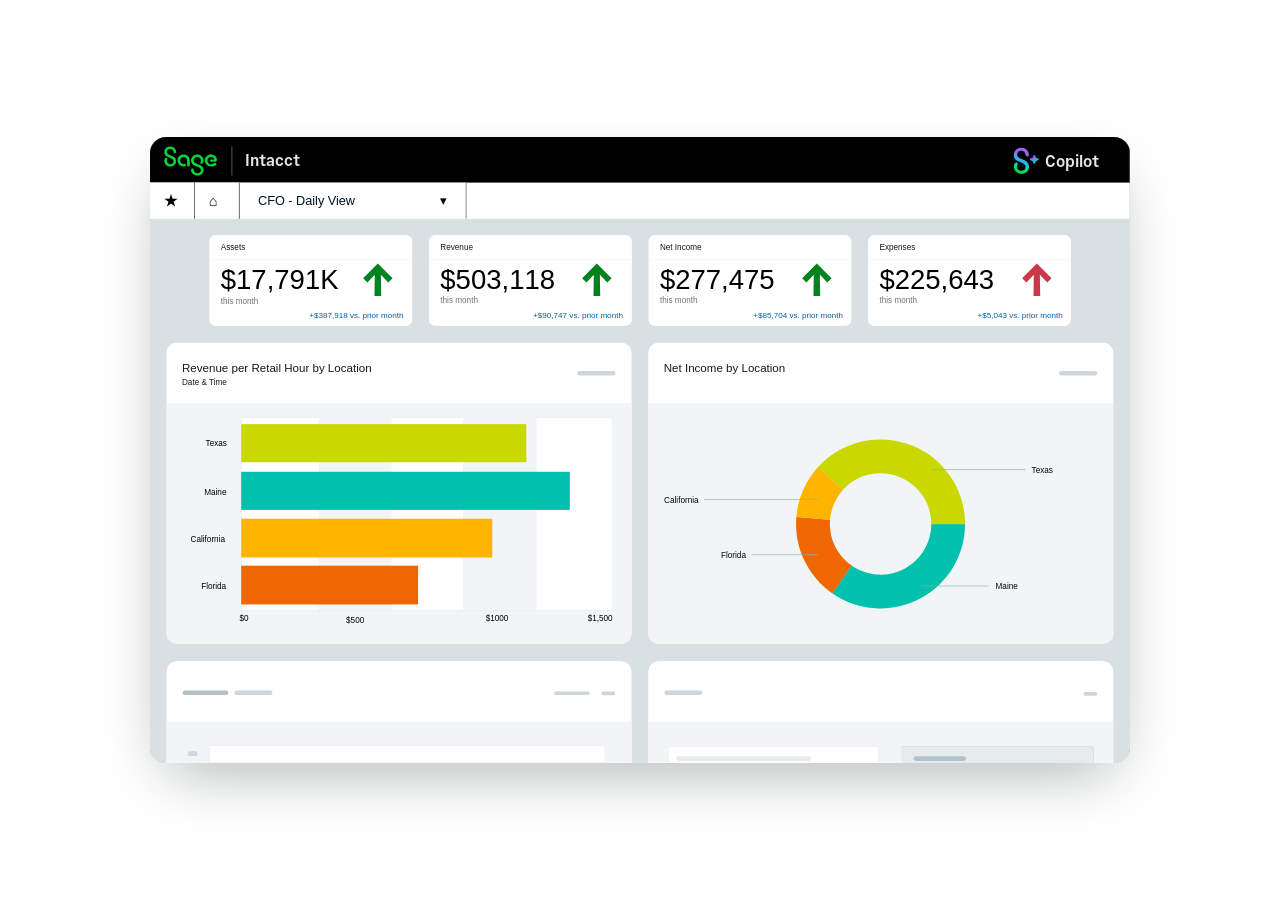
<file: peekaboo-animation/index.html>
<!doctype html>
<html lang="en">
<head>
<meta charset="utf-8">
<meta name="viewport" content="width=device-width, initial-scale=1">
<title>Peekaboo Product Tour — Motion Mock</title>
<style>
  /* ---- brand fonts you provided ---- */
  @font-face{font-family:'Sage UI';src:url('images/SageUI-Regular.otf');font-weight:400;font-display:swap}
  @font-face{font-family:'Sage UI';src:url('images/SageUI-Medium.otf');font-weight:500;font-display:swap}
  @font-face{font-family:'Sage UI';src:url('images/SageUI-Bold.otf');font-weight:700;font-display:swap}
  @font-face{font-family:'Sage Headline';src:url('images/SageHeadline-Black.ttf');font-weight:900;font-display:swap}
  @font-face{font-family:'Sage Text';src:url('images/SageText-Regular.ttf');font-weight:400;font-display:swap}
  @font-face{font-family:'Sage Text';src:url('images/SageText-Medium.ttf');font-weight:500;font-display:swap}
  @font-face{font-family:'Sage Text';src:url('images/SageText-Bold.ttf');font-weight:700;font-display:swap}

  :root{
    --sage:#0d7a45;
    --sage-deep:#0d5c34;
    --muted:#5c6b66;
    --shadow:0 24px 60px -18px rgba(10,30,20,.35);
  }
  *{box-sizing:border-box}
  html,body{margin:0;overflow:hidden}
  .stage{
    min-height:100vh;display:flex;flex-direction:column;align-items:center;justify-content:center;gap:22px;
    padding:0;
    background:transparent;
    font-family:'Sage Text',-apple-system,BlinkMacSystemFont,"Segoe UI",Roboto,Helvetica,Arial,sans-serif;
    color:#0e1512;
  }

  /* ---- browser frame holding YOUR svg ---- */
  .frame{position:relative;width:min(980px,94vw);aspect-ratio:1109/709;
    border-radius:16px;overflow:hidden;background:#000;box-shadow:var(--shadow);isolation:isolate;}
  .app{position:absolute;inset:0;transition:filter .7s ease, transform .7s ease;}
  .app svg{width:100%;height:100%;display:block;}
  .app.recede{filter:blur(3px) saturate(.9) brightness(.95);transform:scale(.985);}

  /* ---- initial hidden state (pre-JS flash guard) ---- */
  /* The reveal animates each bar's WIDTH 0→full (see motion.js), which grows strictly
     left→right. We can't scaleX SVG rects from the left because SVG transform-origin
     defaults to the root (x=0), which slides bars off-position. */
  #dash [data-bar]{visibility:hidden;}
  #dash #donut{opacity:0;}
  #dash #donutAnno{opacity:0;} /* leader lines + labels fade in after the ring draws */

  /* ---- dim veil ---- */
  .veil{position:absolute;inset:0;background:rgba(12,20,16,.34);opacity:0;
    transition:opacity .6s ease;pointer-events:none;z-index:5;}
  .veil.on{opacity:1;}

  /* ---- gate modal (matches frame 4) ---- */
  /* wrapper centers the form in the frame; GSAP animates the gate's own translateY */
  .gate-wrap{position:absolute;inset:0;z-index:10;display:flex;align-items:center;justify-content:center;
    pointer-events:none;}
  .gate{width:min(60%,540px);pointer-events:auto;
    background:#f4f7f5;border-radius:16px;box-shadow:0 30px 70px -20px rgba(8,24,16,.6);
    padding:clamp(16px,2.6vw,26px);font-family:'Sage Text',sans-serif;opacity:0;}
  .gate h2{margin:0;font-family:'Sage Headline','Sage Text',sans-serif;font-weight:900;
    font-size:clamp(15px,2.2vw,23px);color:#3a453f;letter-spacing:-.2px;}
  .gate p{margin:7px 0 0;font-size:clamp(10px,1.3vw,13px);color:var(--muted);line-height:1.45;}
  .rule{height:1px;background:#dbe2de;margin:15px 0;}
  .steps{display:flex;gap:9px;align-items:center;font-size:clamp(10px,1.25vw,13px);
    color:#aeb9b4;font-weight:700;margin-bottom:15px}
  .steps b{color:#3a453f}
  .steps .sep{color:#c8d0cc;font-weight:400}
  .flabel{font-size:clamp(11px,1.3vw,13px);font-weight:700;color:#3a453f}
  .field{margin-top:7px;height:clamp(34px,5vw,46px);border-radius:10px;border:1.5px solid #cdd6d1;
    background:#fff;display:flex;align-items:center;padding:0 13px;}
  .field .caret{width:1.5px;height:52%;background:var(--sage);animation:blink 1.1s step-end infinite}
  @keyframes blink{50%{opacity:0}}
  .continue{margin-top:15px;height:clamp(38px,5vw,50px);border-radius:28px;background:var(--sage);color:#fff;
    font-family:'Sage Headline','Sage Text',sans-serif;font-weight:900;font-size:clamp(12px,1.5vw,15px);
    display:flex;align-items:center;justify-content:center;width:46%;cursor:pointer;
    box-shadow:0 8px 18px -6px rgba(13,122,69,.55);}

  /* ---- multi-step sign-up form ---- */
  .gate{max-height:88%;overflow-y:auto;}
  .gstep{display:none}
  .gate[data-gstep="1"] .gstep-1,
  .gate[data-gstep="2"] .gstep-2,
  .gate[data-gstep="3"] .gstep-3{display:block}
  .steps .st{color:#aeb9b4;font-weight:700}
  .gate[data-gstep="1"] .st1,
  .gate[data-gstep="2"] .st2,
  .gate[data-gstep="3"] .st3{color:#3a453f}
  .ginput{width:100%;box-sizing:border-box;margin:7px 0 13px;height:clamp(34px,5vw,46px);
    border-radius:10px;border:1.5px solid #cdd6d1;background:#fff;padding:0 13px;
    font-family:inherit;font-size:clamp(11px,1.3vw,14px);color:#33413c;}
  select.ginput{appearance:none;-webkit-appearance:none;cursor:pointer;
    background-image:url("data:image/svg+xml,%3Csvg xmlns='http://www.w3.org/2000/svg' width='12' height='8' viewBox='0 0 12 8'%3E%3Cpath d='M1 1l5 5 5-5' stroke='%2333413c' stroke-width='1.6' fill='none' stroke-linecap='round'/%3E%3C/svg%3E");
    background-repeat:no-repeat;background-position:right 13px center;}
  label.flabel{display:block}
  .gcheck{display:flex;align-items:center;gap:9px;margin:4px 0 13px;cursor:pointer;
    font-size:clamp(11px,1.3vw,13px);color:#33413c;font-weight:400;}
  .gcheck input{width:16px;height:16px;flex:0 0 auto;accent-color:var(--sage);}
  .gphone{display:flex;gap:8px}
  .gphone .gcode{flex:0 0 clamp(56px,7vw,84px);width:auto}
  .gfine{margin:2px 0 8px;font-size:clamp(9px,1.15vw,12px);color:var(--muted);line-height:1.45}
  .gfine-q{color:#33413c;margin-top:12px}
  .gactions{display:flex;align-items:center;gap:clamp(14px,2.2vw,22px);margin-top:6px}
  .gactions .continue{width:auto;margin-top:0;padding:0 clamp(18px,3vw,30px)}
  .glink{background:none;border:none;padding:0;cursor:pointer;font-family:inherit;
    font-weight:700;font-size:clamp(11px,1.35vw,14px);color:#33413c;
    text-decoration:underline;text-underline-offset:3px;}

  /* ---- controls ---- */
  .controls{display:flex;gap:10px;align-items:center}
  .btn{border:1px solid #c5d0cb;background:#fff;color:#33413c;border-radius:20px;padding:7px 16px;
    font-size:12.5px;font-weight:600;cursor:pointer;transition:.15s;font-family:inherit}
  .btn:hover{background:#f2f6f4;border-color:#a9b8b2}
  .btn:focus-visible{outline:2px solid var(--sage);outline-offset:2px}
  .continue{cursor:pointer}

  /* ---- product-tour slide layer ---- */
  .tour{position:absolute;inset:0;z-index:20;background:#000;opacity:0;visibility:hidden;
    transition:opacity .6s ease;display:flex;align-items:center;justify-content:center;}
  .tour.on{opacity:1;visibility:visible;}
  /* stage carries the design's native aspect ratio, centered in the frame, so the
     slides and the hotspot % share one coordinate space (= the Figma design coords).
     --tour-ar is set from the uploaded SVG's viewBox. */
  .tour-stage{position:relative;width:100%;aspect-ratio:var(--tour-ar,1440/753);max-height:100%;}
  .tour-slide{position:absolute;inset:0;opacity:0;visibility:hidden;transition:opacity .45s ease;}
  .tour-slide.show{opacity:1;visibility:visible;}
  .tour-img{width:100%;height:100%;display:block;object-fit:fill;}

  /* invisible clickable hotspots over the baked Back/Next coach-mark buttons.
     Positioned per active step; percentages are relative to the .tour-stage box.
     Tuned against the real SVGs in the preview. */
  .hot{position:absolute;z-index:25;border:0;background:transparent;cursor:pointer;padding:0;
    width:6%;height:6%;/* placeholder box until tuned */}
  .hot:focus-visible{outline:2px solid #fff;outline-offset:2px}
  /* default (overridden per step) */
  .hot-back{left:60%;top:80%}
  .hot-next{left:70%;top:80%}
  /* per-step positions — TODO tune once SVGs are uploaded */
  .tour[data-step="1"] .hot-back{left:64.8%;top:80.2%} .tour[data-step="1"] .hot-next{left:71.8%;top:80.2%}
  .tour[data-step="2"] .hot-back{left:47.3%;top:54.5%} .tour[data-step="2"] .hot-next{left:53.7%;top:54.5%}
  .tour[data-step="3"] .hot-back{left:47.0%;top:29.5%} .tour[data-step="3"] .hot-next{left:53.5%;top:29.5%}
  .tour[data-step="4"] .hot-back{left:69.5%;top:77.5%} .tour[data-step="4"] .hot-next{left:75.8%;top:77.5%}
  /* Next is disabled/hidden on the last step; Back returns to the form on step 1 */
  .tour[data-step="4"] .hot-next{display:none}

  /* ---- embedded "tour only" mode (?tour=1): fill the iframe, drop the chrome ---- */
  body.tour-only{background:transparent}
  body.tour-only .stage{min-height:100vh;gap:0;padding:0}
  body.tour-only .stage>*:not(#frame){display:none}
  body.tour-only .frame{width:100%;max-width:none;height:100vh;aspect-ratio:auto;border-radius:0;box-shadow:none;background:transparent}
  body.tour-only .tour{border-radius:0}
  body.tour-only .tour-stage{width:100%;height:100%;max-height:none;aspect-ratio:auto}

  @media (prefers-reduced-motion: reduce){
    .app,.veil,.gate{transition:none!important;animation:none!important}
  }
</style>
</head>
<body>
<div class="stage">
  <div class="frame" id="frame">
    <div class="app" id="app">
<svg id="dash" width="1109" height="709" viewBox="0 0 1109 709" fill="none" xmlns="http://www.w3.org/2000/svg">
<g clip-path="url(#clip0_581_26995)">
<rect width="1108.83" height="708.419" rx="15.4004" fill="white"/>
<rect width="1108.83" height="616.017" transform="translate(0 92.4023)" fill="#F2F5F6"/>
<rect width="1108.83" height="616.017" transform="translate(0 92.4023)" fill="#D9E0E4"/>
<g clip-path="url(#clip1_581_26995)">
<rect width="1108.83" height="53.3881" fill="black"/>
</g>
<line y1="52.8743" x2="1108.83" y2="52.8743" stroke="#D9E0E4" stroke-width="1.02669"/>
<path fill-rule="evenodd" clip-rule="evenodd" d="M29.5757 16.8248C29.5074 13.3075 26.4742 10.7803 22.7524 10.7803C19.0268 10.7803 16.1719 13.5128 16.1719 16.996C16.1719 20.8548 18.9229 22.2557 22.2306 23.4193C25.1902 24.4444 26.6176 25.3662 26.6176 27.5519C26.6176 29.3277 25.1902 30.7963 23.0316 30.7963C20.9768 30.7963 19.1663 29.3962 19.1663 27.2104C19.1663 26.5051 19.3605 26.104 19.5264 25.7613C19.65 25.5058 19.758 25.2828 19.758 24.9905C19.758 24.2018 19.2012 23.6216 18.2956 23.6216C17.2512 23.6216 16.1719 25.1586 16.1719 27.3443C16.1719 30.8617 19.2733 33.4573 23.0316 33.4558C26.8611 33.4558 29.6121 30.689 29.6121 27.2401C29.6121 23.2786 26.7223 21.9462 23.5534 20.8191C20.5915 19.762 19.1663 18.8417 19.1648 16.7572C19.1648 14.8445 20.7 13.4444 22.716 13.4444C24.8754 13.4444 26.5812 14.916 26.6161 16.8933C26.651 17.8158 27.3124 18.3618 28.0784 18.3618C28.8778 18.3618 29.6105 17.8135 29.5757 16.8248ZM31.0535 26.729C31.0535 30.486 34.1875 33.4573 37.9481 33.4573C39.619 33.4573 40.9076 32.9105 40.9076 31.8518C40.9076 31.0662 40.2114 30.5202 39.55 30.5202C39.3362 30.5202 39.1493 30.5595 38.9392 30.6036C38.6701 30.6602 38.3631 30.7248 37.9132 30.7248C35.7538 30.7248 34.048 28.8805 34.048 26.729C34.048 24.4072 35.7894 22.5971 37.9829 22.5971C40.4548 22.5971 42.0218 24.4414 42.0218 27.1389V32.023C42.0218 32.8763 42.7181 33.4573 43.554 33.4573C44.3534 33.4573 45.0512 32.8763 45.0512 32.023V27.0363C45.0512 22.9386 42.1622 19.9331 38.0527 19.9331C34.2224 19.9331 31.0535 22.8359 31.0535 26.729ZM53.6307 43.6345C49.7306 43.6345 46.4926 40.902 46.4926 37.3504C46.4926 36.1548 47.1905 35.6088 47.9899 35.6088C48.7893 35.6088 49.4522 36.1214 49.4871 37.1116C49.522 39.3315 51.3325 40.9704 53.5966 40.9704C56.0002 40.9704 57.5657 39.4676 57.5657 37.5215C57.5657 35.3015 55.825 34.379 52.8654 33.4573C49.4181 32.3644 46.4934 30.8617 46.4934 26.6948C46.4934 22.8702 49.4879 19.9331 53.388 19.9331C57.3222 19.9331 60.5601 22.7333 60.5601 26.4218C60.5601 28.6759 59.6204 30.4175 58.3317 30.4175C57.4618 30.4175 56.8694 29.803 56.8694 29.0486C56.8694 28.7121 56.9974 28.4571 57.1437 28.1656C57.3391 27.7763 57.5672 27.3219 57.5672 26.5214C57.5672 24.1638 55.6877 22.5941 53.4244 22.5941C51.2301 22.5941 49.4894 24.233 49.4894 26.3845C49.4894 28.8098 51.265 29.8342 54.1905 30.7902C57.5672 31.883 60.5617 33.2489 60.5617 37.2447C60.5617 40.8312 57.6719 43.633 53.633 43.633L53.6307 43.6345ZM62.0016 26.6948C62.0016 30.4518 65.2046 33.4573 69.1047 33.4573H69.107C71.0571 33.4573 72.6241 32.9447 73.6685 32.296C74.713 31.6473 75.1309 31.1005 75.1309 30.486C75.1309 29.8373 74.6408 29.2562 73.7352 29.2562C73.3146 29.2562 72.9257 29.4897 72.4511 29.7746C71.708 30.2208 70.7546 30.7932 69.1396 30.7932C68.5923 30.7939 68.0504 30.688 67.5451 30.4819C67.0398 30.2757 66.5812 29.9733 66.1959 29.5921C65.8105 29.211 65.5061 28.7587 65.3001 28.2614C65.0942 27.764 64.9908 27.2316 64.996 26.6948C64.996 24.4414 66.8065 22.5629 69.0349 22.5629C71.4378 22.5629 72.7257 24.1015 72.7257 25.0901C72.7257 25.3632 72.5171 25.5001 72.238 25.5001H69.2435C68.4402 25.5001 67.8478 26.0446 67.8478 26.7291C67.8478 27.4462 68.4433 27.993 69.2435 27.993H73.2483C74.7804 27.993 75.7202 27.2074 75.7202 25.91C75.7202 22.5629 72.7955 19.9331 68.9303 19.9331C68.0221 19.9288 67.122 20.1005 66.2816 20.4384C65.4413 20.7762 64.6773 21.2736 64.0335 21.9019C63.3897 22.5302 62.8788 23.277 62.5301 24.0995C62.1814 24.922 62.0018 25.804 62.0016 26.6948Z" fill="#00D639"/>
<line x1="92.6579" y1="10.7803" x2="92.6579" y2="43.6345" stroke="#5E5E5E" stroke-width="1.02669"/>
<text fill="white" fill-opacity="0.9" style="white-space: pre" xml:space="preserve" font-family="Sage UI" font-size="18.4805" font-weight="500" letter-spacing="0px"><tspan x="107.031" y="32.9569">Intacct</tspan></text>
<path d="M1004.97 26.2583L1003.35 26.7588C1002.77 26.9359 1002.32 27.3902 1002.15 27.96L1001.64 29.5847C1001.35 30.5473 999.989 30.5473 999.697 29.5847L999.196 27.96C999.019 27.3825 998.565 26.9359 997.995 26.7588L996.37 26.2583C995.408 25.9656 995.408 24.6027 996.37 24.3101L997.995 23.8096C998.573 23.6325 999.019 23.1782 999.196 22.6084L999.697 20.9836C999.989 20.0211 1001.35 20.0211 1001.64 20.9836L1002.15 22.6084C1002.32 23.1859 1002.78 23.6325 1003.35 23.8096L1004.97 24.3101C1005.93 24.6027 1005.93 25.9656 1004.97 26.2583Z" fill="url(#paint0_radial_581_26995)"/>
<path d="M985.904 12.159C990.671 12.159 994.552 15.4546 994.637 20.044C994.683 21.3376 993.743 22.046 992.719 22.046C991.695 22.046 990.894 21.3299 990.848 20.1287C990.802 17.5414 988.623 15.624 985.858 15.624C983.271 15.624 981.315 17.449 981.315 19.9439C981.315 22.662 983.14 23.8633 986.929 25.2493C990.987 26.72 994.683 28.4603 994.683 33.6271C994.683 38.1318 991.164 41.7355 986.259 41.7355C981.354 41.7355 977.48 38.3474 977.48 33.758C977.48 30.909 978.859 28.8992 980.199 28.8992C981.361 28.8992 982.07 29.6538 982.07 30.678C982.07 31.5712 981.315 31.9716 981.315 33.5732C981.315 36.4223 983.633 38.255 986.259 38.255C989.023 38.255 990.848 36.3376 990.848 34.0198C990.848 31.1708 989.023 29.9618 985.235 28.6297C980.999 27.1128 977.48 25.2878 977.48 20.2519C977.48 15.7088 981.13 12.1436 985.904 12.1436V12.159Z" fill="url(#paint1_linear_581_26995)"/>
<text fill="white" fill-opacity="0.9" style="white-space: pre" xml:space="preserve" font-family="Sage UI" font-size="18.4805" font-weight="500" letter-spacing="0px"><tspan x="1013.15" y="33.3875">Copilot</tspan></text>
<rect width="1108.83" height="40.8111" transform="translate(0 51.5918)" fill="white"/>
<rect width="50.8275" height="41.0678" transform="translate(0 51.4639)" fill="white"/>
<text fill="black" style="white-space: pre" xml:space="preserve" font-family="Font Awesome 5 Pro" font-size="16.4271" font-weight="900" letter-spacing="0px"><tspan x="15.6621" y="77.8718">star</tspan></text>
<path d="M50.3141 51.9772V92.0432" stroke="#595959" stroke-width="1.02669" stroke-linecap="square"/>
<rect width="50.8275" height="41.0678" transform="translate(50.8281 51.4639)" fill="white"/>
<text fill="black" style="white-space: pre" xml:space="preserve" font-family="Font Awesome 5 Pro" font-size="16.4271" font-weight="900" letter-spacing="0px"><tspan x="66.4902" y="77.8718">home</tspan></text>
<path d="M101.142 51.9772V92.0432" stroke="#595959" stroke-width="1.02669" stroke-linecap="square"/>
<g clip-path="url(#clip2_581_26995)">
<rect width="256.674" height="41.0678" transform="translate(101.656 51.4639)" fill="white"/>
<text fill="#00141E" style="white-space: pre" xml:space="preserve" font-family="Helvetica-Neue" font-size="14.3737" letter-spacing="0px"><tspan x="122.191" y="77.0319">CFO - Daily View</tspan></text>
<text fill="black" style="white-space: pre" xml:space="preserve" font-family="Font Awesome 5 Pro" font-size="14.3737" letter-spacing="0px"><tspan x="327.778" y="77.0751">&#xf107;</tspan></text>
<path d="M357.814 51.9772V92.0432" stroke="#595959" stroke-width="1.02669" stroke-linecap="square"/>
</g>
<g clip-path="url(#clip3_581_26995)">
<g clip-path="url(#clip4_581_26995)">
<rect width="229.979" height="27.5189" transform="translate(66.9922 110.884)" fill="white"/>
<rect width="229.979" height="75.3494" transform="translate(66.9922 138.402)" fill="white"/>
</g>
<rect x="67.3198" y="111.211" width="229.324" height="102.213" rx="4.91409" stroke="#FAFBFB" stroke-width="0.655212"/>
<text fill="#1A1A1A" style="white-space: pre" xml:space="preserve" font-family="Helvetica-Neue" font-size="9.24025" letter-spacing="0px"><tspan x="80.0977" y="128.021">Assets</tspan></text>
<g clip-path="url(#clip5_581_26995)">
<text fill="#737373" style="white-space: pre" xml:space="preserve" font-family="Helvetica Neue" font-size="9.24025" letter-spacing="0px"><tspan x="80.0977" y="189.526">this month</tspan></text>
</g>
<g clip-path="url(#clip6_581_26995)">
<text fill="#0060A7" style="white-space: pre" xml:space="preserve" font-family="Helvetica Neue" font-size="9.17297" letter-spacing="0px"><tspan x="180.109" y="205.227">+$387,918 vs. prior month</tspan></text>
</g>
<text data-num="assets" fill="black" style="white-space: pre" xml:space="preserve" font-family="Helvetica-Neue" font-size="31.1421" letter-spacing="0px"><tspan x="80.0977" y="172.525">$17,791K</tspan></text>
<text transform="translate(240.621 138.288)" fill="#00821F" style="white-space: pre" xml:space="preserve" font-family="Font Awesome 5 Pro" font-size="44.4935" font-weight="900" letter-spacing="0px"><tspan x="0.0341091" y="38.9318">arrow-up</tspan></text>
</g>
<g clip-path="url(#clip7_581_26995)">
<g clip-path="url(#clip8_581_26995)">
<rect width="229.979" height="27.5189" transform="translate(315.449 110.884)" fill="white"/>
<rect width="229.979" height="75.3494" transform="translate(315.449 138.402)" fill="white"/>
</g>
<rect x="315.777" y="111.211" width="229.324" height="102.213" rx="4.91409" stroke="#FAFBFB" stroke-width="0.655212"/>
<text fill="#1A1A1A" style="white-space: pre" xml:space="preserve" font-family="Helvetica-Neue" font-size="9.24025" letter-spacing="0px"><tspan x="328.551" y="128.021">Revenue</tspan></text>
<text fill="#737373" style="white-space: pre" xml:space="preserve" font-family="Helvetica Neue" font-size="9.24025" letter-spacing="0px"><tspan x="328.551" y="188.057">this month</tspan></text>
<text data-num="revenue" fill="black" style="white-space: pre" xml:space="preserve" font-family="Helvetica-Neue" font-size="31.1421" letter-spacing="0px"><tspan x="328.551" y="172.525">$503,118</tspan></text>
<text transform="translate(489.078 138.288)" fill="#00821F" style="white-space: pre" xml:space="preserve" font-family="Font Awesome 5 Pro" font-size="44.4935" font-weight="900" letter-spacing="0px"><tspan x="0.0341091" y="38.9318">arrow-up</tspan></text>
<g clip-path="url(#clip9_581_26995)">
<text fill="#0060A7" style="white-space: pre" xml:space="preserve" font-family="Helvetica Neue" font-size="9.17297" letter-spacing="0px"><tspan x="433.562" y="205.063">+$90,747 vs. prior month</tspan></text>
</g>
</g>
<g clip-path="url(#clip10_581_26995)">
<g clip-path="url(#clip11_581_26995)">
<rect width="229.979" height="27.5189" transform="translate(563.91 110.884)" fill="white"/>
<rect width="229.979" height="75.3494" transform="translate(563.91 138.402)" fill="white"/>
</g>
<rect x="564.238" y="111.211" width="229.324" height="102.213" rx="4.91409" stroke="#FAFBFB" stroke-width="0.655212"/>
<text fill="#1A1A1A" style="white-space: pre" xml:space="preserve" font-family="Helvetica-Neue" font-size="9.24025" letter-spacing="0px"><tspan x="577.016" y="128.021">Net Income</tspan></text>
<text fill="#737373" style="white-space: pre" xml:space="preserve" font-family="Helvetica Neue" font-size="9.24025" letter-spacing="0px"><tspan x="577.016" y="188.057">this month</tspan></text>
<text data-num="netincome" fill="black" style="white-space: pre" xml:space="preserve" font-family="Helvetica-Neue" font-size="31.1421" letter-spacing="0px"><tspan x="577.016" y="172.525">$277,475</tspan></text>
<text transform="translate(737.793 138.288)" fill="#00821F" style="white-space: pre" xml:space="preserve" font-family="Font Awesome 5 Pro" font-size="44.4935" font-weight="900" letter-spacing="0px"><tspan x="0.0341091" y="38.9318">arrow-up</tspan></text>
<g clip-path="url(#clip12_581_26995)">
<text fill="#0060A7" style="white-space: pre" xml:space="preserve" font-family="Helvetica Neue" font-size="9.17297" letter-spacing="0px"><tspan x="682.582" y="205.063">+$85,704 vs. prior month</tspan></text>
</g>
</g>
<g clip-path="url(#clip13_581_26995)">
<g clip-path="url(#clip14_581_26995)">
<rect width="229.979" height="27.5189" transform="translate(812.371 110.884)" fill="white"/>
<rect width="229.979" height="75.3494" transform="translate(812.371 138.402)" fill="white"/>
</g>
<rect x="812.699" y="111.211" width="229.324" height="102.213" rx="4.91409" stroke="#FAFBFB" stroke-width="0.655212"/>
<text fill="#1A1A1A" style="white-space: pre" xml:space="preserve" font-family="Helvetica-Neue" font-size="9.24025" letter-spacing="0px"><tspan x="825.477" y="128.021">Expenses</tspan></text>
<text fill="#737373" style="white-space: pre" xml:space="preserve" font-family="Helvetica Neue" font-size="9.24025" letter-spacing="0px"><tspan x="825.477" y="188.057">this month</tspan></text>
<g clip-path="url(#clip15_581_26995)">
<text fill="#0060A7" style="white-space: pre" xml:space="preserve" font-family="Helvetica Neue" font-size="9.17297" letter-spacing="0px"><tspan x="936.488" y="205.063">+$5,043 vs. prior month</tspan></text>
</g>
<text data-num="expenses" fill="black" style="white-space: pre" xml:space="preserve" font-family="Helvetica-Neue" font-size="31.1421" letter-spacing="0px"><tspan x="825.477" y="172.525">$225,643</tspan></text>
<text transform="translate(986.258 138.288)" fill="#CB374A" style="white-space: pre" xml:space="preserve" font-family="Font Awesome 5 Pro" font-size="44.4935" font-weight="900" letter-spacing="0px"><tspan x="0.0341091" y="38.9318">arrow-up</tspan></text>
</g>
<g clip-path="url(#clip16_581_26995)">
<rect x="563.656" y="232.547" width="526.694" height="341.119" rx="11.8166" fill="white"/>
<rect x="563.656" y="301.078" width="526.694" height="272.587" fill="#F2F5F6"/>
<rect x="1071.83" y="269.844" width="43.0838" height="5.17006" rx="2.58503" transform="rotate(-180 1071.83 269.844)" fill="#CCD6DB"/>
<g id="donut" mask="url(#donutMask)">
<path d="M922.36 437.87C922.36 455.351 917.569 472.497 908.507 487.445C899.444 502.394 886.458 514.572 870.959 522.657C855.46 530.742 838.041 534.424 820.597 533.302C803.152 532.181 786.348 526.299 772.012 516.297L793.899 484.926C802.501 490.927 812.583 494.456 823.05 495.129C833.517 495.802 843.968 493.593 853.268 488.742C862.567 483.891 870.359 476.584 875.796 467.615C881.234 458.646 884.109 448.358 884.109 437.87H922.36Z" fill="#00C1AE"/>
<path d="M755.646 373.894C768.608 359.492 785.639 349.368 804.483 344.862C823.327 340.356 843.096 341.68 861.171 348.659C879.246 355.638 894.774 367.943 905.7 383.945C916.625 399.946 922.433 418.889 922.353 438.264L884.101 438.106C884.149 426.481 880.665 415.115 874.109 405.514C867.554 395.914 858.237 388.531 847.392 384.343C836.547 380.155 824.686 379.361 813.379 382.065C802.073 384.769 791.854 390.843 784.077 399.484L755.646 373.894Z" fill="#C9D800"/>
<path d="M772.172 516.406C758.397 506.836 747.382 493.811 740.231 478.639C733.081 463.467 730.046 446.68 731.433 429.965L769.554 433.127C768.722 443.156 770.542 453.228 774.833 462.331C779.123 471.435 785.732 479.25 793.997 484.992L772.172 516.406Z" fill="#EF6700"/>
<path d="M731.417 430.134C733.119 409.164 741.689 389.34 755.799 373.734L784.173 399.389C775.707 408.752 770.565 420.646 769.543 433.228L731.417 430.134Z" fill="#FFB500"/>
</g>
<g id="donutAnno">
<path d="M884.137 376.353H990.878" stroke="#99ADB7" stroke-width="0.770692"/>
<path d="M873.348 508.142H948.875" stroke="#99ADB7" stroke-width="0.770692"/>
<path d="M680.691 472.69H756.219" stroke="#99ADB7" stroke-width="0.770692"/>
<path d="M626.738 410.264L756.215 410.264" stroke="#99ADB7" stroke-width="0.770692"/>
<text fill="black" style="white-space: pre" xml:space="preserve" font-family="Helvetica Neue" font-size="9.24025" letter-spacing="0px"><tspan x="997.695" y="380.065">Texas</tspan></text>
<text fill="black" style="white-space: pre" xml:space="preserve" font-family="Helvetica Neue" font-size="9.24025" letter-spacing="0px"><tspan x="956.88" y="511.738">Maine</tspan></text>
<text fill="black" style="white-space: pre" xml:space="preserve" font-family="Helvetica Neue" font-size="9.24025" letter-spacing="0px"><tspan x="581.809" y="413.946">California</tspan></text>
<text fill="black" style="white-space: pre" xml:space="preserve" font-family="Helvetica Neue" font-size="9.24025" letter-spacing="0px"><tspan x="646.181" y="476.317">Florida</tspan></text>
</g>
<text fill="#1A1A1A" style="white-space: pre" xml:space="preserve" font-family="Helvetica-Neue" font-size="13.1042" letter-spacing="0px"><tspan x="581.367" y="266.317">Net Income by Location</tspan></text>
</g>
<g clip-path="url(#clip17_581_26995)">
<rect x="18.4805" y="592.917" width="526.694" height="341.119" rx="11.8166" fill="white"/>
<rect x="18.4805" y="661.448" width="526.694" height="272.587" fill="#F2F5F6"/>
<rect x="36.9219" y="626.301" width="51.6556" height="5.16556" rx="2.58278" fill="#B3C2C9"/>
<rect x="95.4648" y="626.301" width="43.0463" height="5.16556" rx="2.58278" fill="#CCD6DB"/>
<rect x="67.3198" y="688.727" width="447.497" height="217.261" fill="white" stroke="#E6EBED" stroke-width="0.655212"/>
<rect x="515.145" y="707.649" width="80.8522" height="448.152" transform="rotate(90 515.145 707.649)" fill="#F2F5F6"/>
<rect x="42.6719" y="695.215" width="11.1137" height="5.38415" rx="2.69207" fill="#CCD6DB"/>
<rect x="457.395" y="627.595" width="40.0411" height="3.8501" rx="1.92505" fill="#CCD6DB"/>
<rect x="510.848" y="627.368" width="15.4967" height="4.30463" rx="2.15232" fill="#CCD6DB"/>
</g>
<g clip-path="url(#clip18_581_26995)">
<rect x="563.656" y="592.917" width="526.694" height="341.119" rx="11.8166" fill="white"/>
<rect x="563.656" y="661.448" width="526.694" height="272.587" fill="#F2F5F6"/>
<rect x="586.316" y="689.497" width="238.051" height="215.721" fill="white" stroke="#E6EBED" stroke-width="0.655212"/>
<rect x="595.477" y="700.72" width="152.544" height="5.39015" rx="2.69507" fill="#E6EBED"/>
<g clip-path="url(#clip19_581_26995)">
<rect x="850.105" y="689.169" width="217.916" height="0.770021" fill="#CCD6DB"/>
<rect width="217.916" height="26.1807" transform="translate(850.105 689.939)" fill="#E6EBED"/>
<rect x="1067.25" y="689.939" width="0.770021" height="26.1807" fill="#CCD6DB"/>
</g>
<rect x="864.137" y="700.72" width="59.1962" height="5.39015" rx="2.69507" fill="#B3C2C9"/>
<rect x="582.094" y="626.301" width="43.0463" height="5.16556" rx="2.58278" fill="#CCD6DB"/>
<rect x="1056.43" y="628.138" width="15.4967" height="4.30463" rx="2.15232" fill="#CCD6DB"/>
</g>
<g clip-path="url(#clip20_581_26995)">
<rect x="18.4805" y="232.547" width="526.694" height="341.119" rx="11.8166" fill="white"/>
<rect x="18.4805" y="301.078" width="534.394" height="272.587" fill="#F2F5F6"/>
<text fill="#1A1A1A" style="white-space: pre" xml:space="preserve" font-family="Helvetica-Neue" font-size="13.1042" letter-spacing="0px"><tspan x="36.1914" y="266.317">Revenue per Retail Hour by Location</tspan></text>
<text fill="#1A1A1A" style="white-space: pre" xml:space="preserve" font-family="Helvetica Neue" font-size="9.24025" letter-spacing="0px"><tspan x="36.1914" y="280.565">Date &#38; Time</tspan></text>
<rect x="103.512" y="317.577" width="419.775" height="218.03" fill="white" stroke="#E6EBED" stroke-width="0.65598"/>
<rect x="354.211" y="317.249" width="83.1622" height="217.916" fill="#F2F5F6"/>
<rect x="190.965" y="317.249" width="82.3922" height="217.916" fill="#F2F5F6"/>
<rect data-bar="texas" x="103.184" y="324.949" width="322.639" height="43.1212" fill="#C9D800"/>
<rect data-bar="maine" x="103.184" y="378.851" width="371.92" height="43.1212" fill="#00C1AE"/>
<rect data-bar="california" x="103.184" y="431.982" width="284.138" height="43.8912" fill="#FFB500"/>
<rect data-bar="florida" x="103.184" y="485.113" width="200.205" height="43.8912" fill="#EF6700"/>
<text fill="black" style="white-space: pre" xml:space="preserve" font-family="Helvetica Neue" font-size="9.24025" letter-spacing="0px"><tspan x="62.8899" y="349.263">Texas</tspan></text>
<text fill="black" style="white-space: pre" xml:space="preserve" font-family="Helvetica Neue" font-size="9.24025" letter-spacing="0px"><tspan x="61.3448" y="404.705">Maine</tspan></text>
<text fill="black" style="white-space: pre" xml:space="preserve" font-family="Helvetica Neue" font-size="9.24025" letter-spacing="0px"><tspan x="45.8758" y="458.607">California</tspan></text>
<text fill="black" style="white-space: pre" xml:space="preserve" font-family="Helvetica Neue" font-size="9.24025" letter-spacing="0px"><tspan x="57.8843" y="511.738">Florida</tspan></text>
<text fill="black" style="white-space: pre" xml:space="preserve" font-family="Helvetica Neue" font-size="9.24025" letter-spacing="0px"><tspan x="101.379" y="548.118">$0</tspan></text>
<text fill="black" style="white-space: pre" xml:space="preserve" font-family="Helvetica Neue" font-size="9.24025" letter-spacing="0px"><tspan x="221.892" y="550.239">$500</tspan></text>
<text fill="black" style="white-space: pre" xml:space="preserve" font-family="Helvetica Neue" font-size="9.24025" letter-spacing="0px"><tspan x="379.875" y="547.929">$1000</tspan></text>
<text fill="black" style="white-space: pre" xml:space="preserve" font-family="Helvetica Neue" font-size="9.24025" letter-spacing="0px"><tspan x="495.248" y="547.929">$1,500</tspan></text>
<rect x="526.66" y="269.844" width="43.0838" height="5.17006" rx="2.58503" transform="rotate(-180 526.66 269.844)" fill="#CCD6DB"/>
</g>
</g>
<defs>
<!-- Radial "draw-around" reveal for the donut: a thick white stroked circle riding the
     ring's mid-radius. Animating stroke-dashoffset (480.66 → 0) sweeps the mask clockwise
     from 12 o'clock, revealing each ring segment radially as it passes. -->
<mask id="donutMask">
  <circle id="donutMaskCircle" cx="826.73" cy="437.87" r="76.5" fill="none" stroke="white"
          stroke-width="40" stroke-dasharray="480.66" stroke-dashoffset="480.66"
          transform="rotate(-90 826.73 437.87)"/>
</mask>
<radialGradient id="paint0_radial_581_26995" cx="0" cy="0" r="1" gradientTransform="matrix(8.08522 7.3152 -6.06865 7.63969 997.364 21.5611)" gradientUnits="userSpaceOnUse">
<stop offset="0.341666" stop-color="#9D60FF"/>
<stop offset="0.72" stop-color="#00D6DE"/>
<stop offset="0.896666" stop-color="#00D639"/>
</radialGradient>
<linearGradient id="paint1_linear_581_26995" x1="987.352" y1="41.5815" x2="996.571" y2="19.663" gradientUnits="userSpaceOnUse">
<stop stop-color="#00D639"/>
<stop offset="0.4" stop-color="#00D6DE"/>
<stop offset="0.9" stop-color="#9D60FF"/>
</linearGradient>
<clipPath id="clip0_581_26995"><rect width="1108.83" height="708.419" rx="15.4004" fill="white"/></clipPath>
<clipPath id="clip1_581_26995"><rect width="1108.83" height="53.3881" fill="white"/></clipPath>
<clipPath id="clip2_581_26995"><rect width="256.674" height="41.0678" fill="white" transform="translate(101.656 51.4639)"/></clipPath>
<clipPath id="clip3_581_26995"><rect x="66.9922" y="110.884" width="229.979" height="102.868" rx="7.70021" fill="white"/></clipPath>
<clipPath id="clip4_581_26995"><rect x="66.9922" y="110.884" width="229.979" height="102.868" rx="5.24169" fill="white"/></clipPath>
<clipPath id="clip5_581_26995"><rect width="131.042" height="14" fill="white" transform="translate(80.0977 179.232)"/></clipPath>
<clipPath id="clip6_581_26995"><rect width="131.042" height="14" fill="white" transform="translate(158.066 194.958)"/></clipPath>
<clipPath id="clip7_581_26995"><rect x="315.449" y="110.884" width="229.979" height="102.868" rx="7.70021" fill="white"/></clipPath>
<clipPath id="clip8_581_26995"><rect x="315.449" y="110.884" width="229.979" height="102.868" rx="5.24169" fill="white"/></clipPath>
<clipPath id="clip9_581_26995"><rect width="131.042" height="14" fill="white" transform="translate(406.52 194.794)"/></clipPath>
<clipPath id="clip10_581_26995"><rect x="563.91" y="110.884" width="229.979" height="102.868" rx="7.70021" fill="white"/></clipPath>
<clipPath id="clip11_581_26995"><rect x="563.91" y="110.884" width="229.979" height="102.868" rx="5.24169" fill="white"/></clipPath>
<clipPath id="clip12_581_26995"><rect width="131.042" height="14" fill="white" transform="translate(655.539 194.794)"/></clipPath>
<clipPath id="clip13_581_26995"><rect x="812.371" y="110.884" width="229.979" height="102.868" rx="7.70021" fill="white"/></clipPath>
<clipPath id="clip14_581_26995"><rect x="812.371" y="110.884" width="229.979" height="102.868" rx="5.24169" fill="white"/></clipPath>
<clipPath id="clip15_581_26995"><rect width="131.042" height="14" fill="white" transform="translate(903.445 194.794)"/></clipPath>
<clipPath id="clip16_581_26995"><rect x="563.656" y="232.547" width="526.694" height="341.119" rx="11.8166" fill="white"/></clipPath>
<clipPath id="clip17_581_26995"><rect x="18.4805" y="592.917" width="526.694" height="341.119" rx="11.8166" fill="white"/></clipPath>
<clipPath id="clip18_581_26995"><rect x="563.656" y="592.917" width="526.694" height="341.119" rx="11.8166" fill="white"/></clipPath>
<clipPath id="clip19_581_26995"><rect width="217.916" height="216.376" fill="white" transform="translate(850.105 689.169)"/></clipPath>
<clipPath id="clip20_581_26995"><rect x="18.4805" y="232.547" width="526.694" height="341.119" rx="11.8166" fill="white"/></clipPath>
</defs>
</svg>
    </div>

    <div class="veil" id="veil"></div>

    <div class="gate-wrap">
      <div class="gate" id="gate" data-gstep="1">
        <h2>Take a self-led product tour</h2>
        <p>Explore the key features of Sage Intacct at your own pace, from reporting to month-end close.</p>
        <div class="rule"></div>
        <div class="steps"><span class="st st1">Step 1</span><span class="sep">&rsaquo;</span><span class="st st2">Step 2</span><span class="sep">&rsaquo;</span><span class="st st3">Step 3</span></div>

        <!-- Step 1: email -->
        <div class="gstep gstep-1">
          <div class="flabel">Email address</div>
          <div class="field"><span class="caret"></span></div>
          <div class="gactions">
            <div class="continue" id="continueBtn" role="button" tabindex="0">Continue</div>
          </div>
        </div>

        <!-- Step 2: name / company -->
        <div class="gstep gstep-2">
          <label class="flabel">First name</label>
          <input class="ginput" type="text" aria-label="First name">
          <label class="flabel">Last name</label>
          <input class="ginput" type="text" aria-label="Last name">
          <label class="flabel">Company or organization</label>
          <input class="ginput" type="text" aria-label="Company or organization">
          <div class="gactions">
            <div class="continue" id="step2Next" role="button" tabindex="0">Next</div>
            <button class="glink" id="step2Prev" type="button">Previous</button>
          </div>
        </div>

        <!-- Step 3: details -->
        <div class="gstep gstep-3">
          <label class="flabel">Number of employees</label>
          <select class="ginput"><option value=""></option><option>1&ndash;50</option><option>51&ndash;200</option><option>201&ndash;1,000</option><option>1,000+</option></select>
          <label class="gcheck"><input type="checkbox"><span>Nonprofit organization</span></label>
          <label class="flabel">Industry</label>
          <select class="ginput"><option value=""></option><option>Financial services</option><option>Non profit</option><option>Construction</option><option>Real Estate</option><option>SaaS &amp; Software</option><option>Professional Services</option><option>Hospitality</option><option>Healthcare</option></select>
          <label class="flabel">Country</label>
          <select class="ginput"><option>United States</option><option>Canada</option><option>United Kingdom</option></select>
          <label class="flabel">State or province</label>
          <select class="ginput"><option value=""></option><option>California</option><option>New York</option><option>Texas</option><option>Florida</option></select>
          <label class="flabel">Business phone</label>
          <div class="gphone"><select class="ginput gcode"><option>+1</option><option>+44</option></select><input class="ginput" type="text" aria-label="Business phone"></div>
          <p class="gfine">By submitting this form, you agree to be contacted with marketing communications.</p>
          <p class="gfine gfine-q">Would you like to receive SMS messages to learn more about Sage products and offers?</p>
          <label class="gcheck"><input type="checkbox"><span>Yes please, I want to receive SMS communications</span></label>
          <div class="gactions">
            <div class="continue" id="startTourBtn" role="button" tabindex="0">Start product tour now</div>
            <button class="glink" id="step3Prev" type="button">Previous</button>
          </div>
        </div>
      </div>
    </div>

    <!-- ---- product-tour slides (SVG designs from Figma) ---- -->
    <div class="tour" id="tour" aria-hidden="true">
      <!-- stage carries the design's native aspect ratio so hotspot % map exactly -->
      <div class="tour-stage" id="tourStage">
        <div class="tour-slide" data-slide="1">
          <img class="tour-img" src="images/tour/slide-1.svg" alt="Accounts Payable — never key in a bill again">
        </div>
        <div class="tour-slide" data-slide="2">
          <img class="tour-img" src="images/tour/slide-2.svg" alt="Reconcile bank account — automate reconciliations">
        </div>
        <div class="tour-slide" data-slide="3">
          <img class="tour-img" src="images/tour/slide-3.svg" alt="Close checklist — close the books up to 90% faster">
        </div>
        <div class="tour-slide" data-slide="4">
          <img class="tour-img" src="images/tour/slide-4.svg" alt="Close dashboard — a complete picture of your close">
        </div>
        <!-- invisible hotspots layered over each slide's baked Back/Next coach-mark buttons;
             positions tuned per step in .tour[data-step=N] rules below -->
        <button class="hot hot-back" id="tourBack" aria-label="Previous step"></button>
        <button class="hot hot-next" id="tourNext" aria-label="Next step"></button>
      </div>
    </div>
  </div>
</div>

<script src="vendor/gsap.min.js"></script>
<script src="lib/motion.js"></script>
<script>
(function(){
  const svg=document.getElementById('dash'), app=document.getElementById('app'),
        veil=document.getElementById('veil'), gate=document.getElementById('gate');
  const reduce=window.matchMedia('(prefers-reduced-motion: reduce)').matches;

  /* ---------- 1. normalize fonts + Font Awesome icons in YOUR svg ---------- */
  const FA_MAP={'arrow-up':'↑','star':'★','home':'⌂','':'▾'};
  svg.querySelectorAll('text').forEach(t=>{
    const ff=t.getAttribute('font-family')||'';
    const tspan=t.querySelector('tspan');
    if(/Font Awesome/i.test(ff)){
      const key=(tspan?tspan.textContent:'').trim();
      if(tspan) tspan.textContent = (FA_MAP[key]!==undefined ? FA_MAP[key] : '▾');  // unknown glyph -> chevron
      t.setAttribute('font-family',"'Sage UI',-apple-system,Arial,sans-serif");
    }else if(/Helvetica/i.test(ff)){
      t.setAttribute('font-family',"'Helvetica Neue',Helvetica,Arial,sans-serif");
    }
  });

  /* ---------- 2. drive the reveal through the Sage motion system (GSAP) ---------- */
  const M=window.SageMotion;
  const bars=Array.from(svg.querySelectorAll('[data-bar]'));
  // Cache each bar's target width up front — the reveal animates width 0→full
  // (grows left→right), so we must remember the full value before it's zeroed.
  bars.forEach(b=>{ b.dataset.fullw = b.getBBox().width; });
  const donut=svg.querySelector('#donut');
  const donutMask=svg.querySelector('#donutMaskCircle');
  const DONUT_LEN=parseFloat(donutMask.getAttribute('stroke-dasharray'));
  const donutAnno=svg.querySelector('#donutAnno'); // leader lines + city labels

  function hideAll(){
    gsap.killTweensOf(bars); gsap.killTweensOf(donut); gsap.killTweensOf(donutAnno); gsap.killTweensOf(gate);
    bars.forEach(b=>{ b.style.visibility='visible'; b.style.transform='none'; b.setAttribute('width', 0); });
    // donut is revealed by its mask sweep, not by scale — keep it opaque and reset the sweep
    gsap.set(donut, { opacity:1 });
    donutMask.setAttribute('stroke-dashoffset', DONUT_LEN);
    gsap.set(donutAnno, { opacity:0 });
    gsap.set(gate,  { opacity:0, y:16 });
    app.classList.remove('recede'); veil.classList.remove('on');
  }

  if(reduce){
    bars.forEach(b=>{ b.style.visibility='visible'; b.style.transform='none'; b.setAttribute('width', b.dataset.fullw); });
    gsap.set(donut,{opacity:1}); donutMask.setAttribute('stroke-dashoffset', 0);
    gsap.set(donutAnno,{opacity:1}); gsap.set(gate,{opacity:1,y:0});
    app.classList.add('recede'); veil.classList.add('on');
    return;
  }

  hideAll();
  const tl=gsap.timeline({ repeat:0 });
  tl.call(hideAll, null, 0);
  // 1 — bars and ring draw in together, with just a slight stagger between them
  //     (bars: barGrowFromLeft cascade; ring: radial mask sweep — both finish ~1.25s)
  tl.call(()=> M.barGrowFromLeft(bars, { stagger: M.STAGGERS.loose }), null, 0.2);
  tl.call(()=> M.ringDraw(donutMask, { duration: M.DURATIONS.long }), null, 0.35);
  //     ...then, once the ring is complete, the leader lines + labels fade in
  tl.call(()=> gsap.to(donutAnno, { opacity:1, duration: M.DURATIONS.base, ease: M.EASINGS.standard }), null, 0.95);
  // 2 — dashboard dims back (starts right as the graphs/labels settle — no long hang)
  tl.call(()=>{ app.classList.add('recede'); veil.classList.add('on'); }, null, 1.5);
  // 3 — the form comes in  →  fadeUp (Entrance — the standard reveal)
  tl.call(()=> M.fadeUp(gate, {}), null, 1.9);
  // hold on the form
  tl.to({}, { duration: 3.6 }, 1.9);

  const toggle=document.getElementById('toggle');
  const replay=document.getElementById('replay');
  if(replay) replay.onclick=()=>{ tl.restart(); if(toggle) toggle.textContent='Pause'; };
  if(toggle) toggle.onclick=()=>{
    if(tl.paused()){ tl.play(); toggle.textContent='Pause'; }
    else { tl.pause(); toggle.textContent='Play'; }
  };

  /* ---------- product tour: Continue → slides 1–4 ---------- */
  const tour   = document.getElementById('tour');
  const slides = Array.from(tour.querySelectorAll('.tour-slide'));
  const gateWrap = document.querySelector('.gate-wrap');
  const continueBtn = document.getElementById('continueBtn');
  const tourNext = document.getElementById('tourNext');
  const tourBack = document.getElementById('tourBack');
  const LAST = slides.length;              // 4
  let step = 0;                            // 0 = form, 1..4 = slides
  // "?tour=1" embeds the tour on its own (e.g. the v2 industry panel): skip the
  // intro animation + sign-up form and open the product tour immediately.
  const tourOnly = new URLSearchParams(location.search).has('tour');

  // Derive the true aspect ratio from the first SVG's intrinsic size so the
  // hotspot percentages map exactly onto the design coordinates.
  const firstImg = slides[0].querySelector('.tour-img');
  const applyAR = () => {
    const w = firstImg.naturalWidth, h = firstImg.naturalHeight;
    if (w && h) tour.style.setProperty('--tour-ar', w + ' / ' + h);
  };
  if (firstImg.complete) applyAR(); else firstImg.addEventListener('load', applyAR);

  function showSlide(n){
    slides.forEach(s => s.classList.toggle('show', +s.dataset.slide === n));
    tour.setAttribute('data-step', n);
  }
  function openTour(){
    step = 1;
    // dim/blur already applied; fade the frame content out under the tour
    gsap.to([app, gateWrap], { opacity:0, duration:.5, ease:'power2.out',
      onComplete:()=>{ gsap.set([app, gateWrap], { pointerEvents:'none' }); } });
    veil.classList.remove('on');
    showSlide(1);
    tour.classList.add('on');
    tour.setAttribute('aria-hidden','false');
  }
  function closeTour(){
    // step 1 "Back" → return to the sign-up form
    step = 0;
    tour.classList.remove('on');
    tour.setAttribute('aria-hidden','true');
    slides.forEach(s => s.classList.remove('show'));
    gsap.set([app, gateWrap], { pointerEvents:'auto' });
    gsap.to([app, gateWrap], { opacity:1, duration:.5, ease:'power2.out' });
    veil.classList.add('on');
  }
  function goNext(){ if(step < LAST){ step++; showSlide(step); } }
  function goBack(){ if(step > 1){ step--; showSlide(step); } else if(!tourOnly){ closeTour(); } }

  // Multi-step form: Continue → 2, Next → 3, Previous ← back, Start product tour → tour.
  function setGateStep(n){ gate.setAttribute('data-gstep', String(n)); gate.scrollTop = 0; }
  function bindActivate(el, fn){
    if(!el) return;
    el.addEventListener('click', fn);
    el.addEventListener('keydown', e=>{ if(e.key==='Enter'||e.key===' '){ e.preventDefault(); fn(); } });
  }
  bindActivate(continueBtn, ()=> setGateStep(2));
  bindActivate(document.getElementById('step2Next'), ()=> setGateStep(3));
  bindActivate(document.getElementById('step2Prev'), ()=> setGateStep(1));
  bindActivate(document.getElementById('step3Prev'), ()=> setGateStep(2));
  bindActivate(document.getElementById('startTourBtn'), openTour);
  if(tourNext) tourNext.addEventListener('click', goNext);
  if(tourBack) tourBack.addEventListener('click', goBack);

  if(tourOnly){
    // Jump straight to slide 1 of the product tour — no intro, no form, no fade.
    document.body.classList.add('tour-only');
    gsap.set([app, gateWrap], { opacity:0, pointerEvents:'none' });
    veil.classList.remove('on');
    showSlide(1); step = 1;
    tour.classList.add('on');
    tour.setAttribute('aria-hidden','false');
  }
})();
</script>
</body>
</html>
</file>
